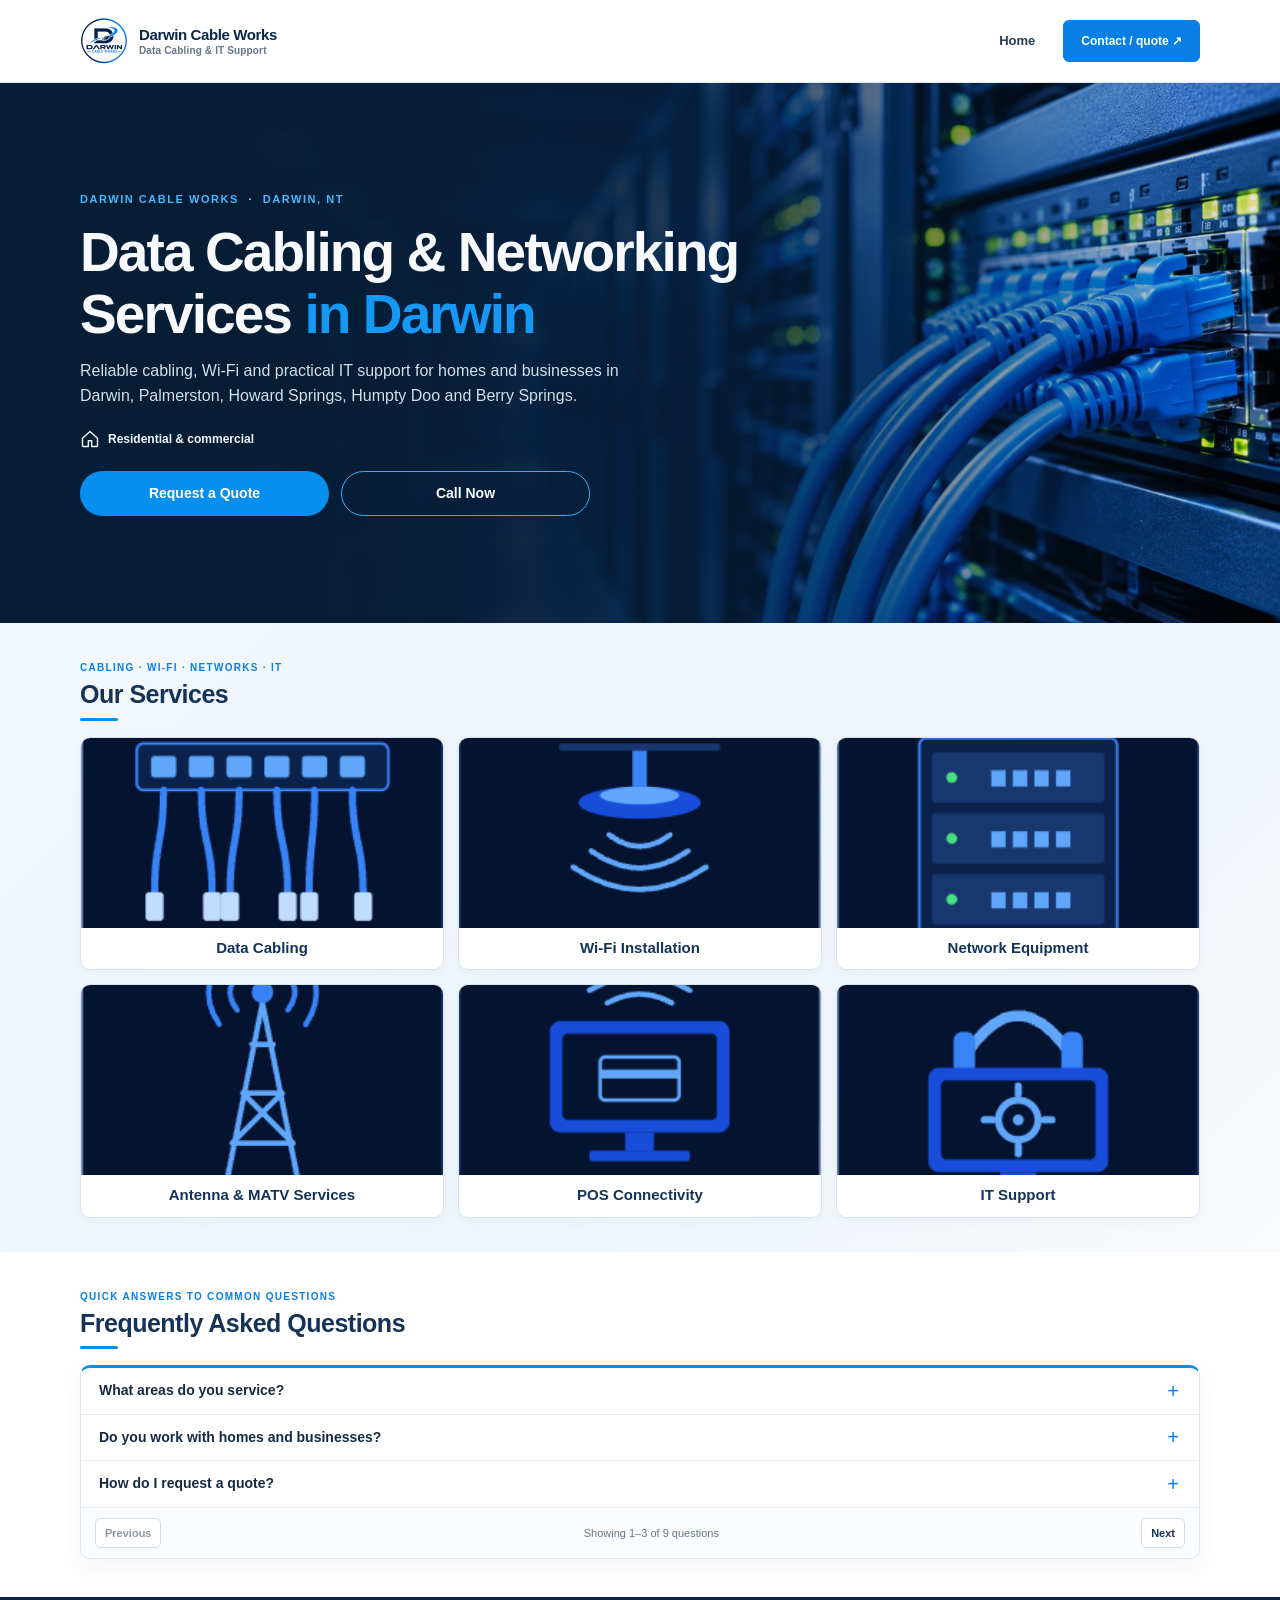
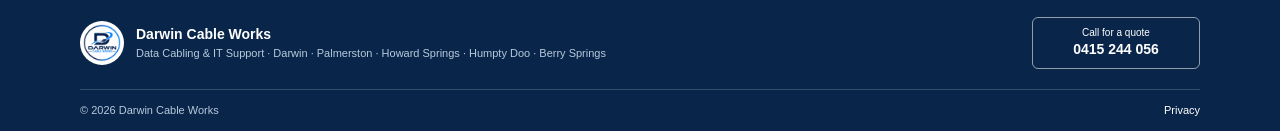
<file: index.html>
<!doctype html>
<html lang="en-AU">
<head>
  <meta charset="utf-8">
  <meta name="viewport" content="width=device-width, initial-scale=1">
  <meta name="theme-color" content="#09264a">
  <title>Data Cabling &amp; Networking in Darwin | Darwin Cable Works</title>
  <meta name="description" content="Data cabling, data points, Wi-Fi, antenna, POS and IT support in Darwin, Palmerston, Howard Springs, Humpty Doo and Berry Springs. Call 0415 244 056.">
  <link rel="canonical" href="https://aayushtiwari115.github.io/Darwin-Cable-Works/">
  <meta property="og:type" content="website">
  <meta property="og:site_name" content="Darwin Cable Works">
  <meta property="og:locale" content="en_AU">
  <meta property="og:url" content="https://aayushtiwari115.github.io/Darwin-Cable-Works/">
  <meta property="og:title" content="Data Cabling &amp; Networking in Darwin | Darwin Cable Works">
  <meta property="og:description" content="Data cabling, Wi-Fi setup, antenna services, POS connectivity and practical IT support in Darwin, Palmerston, Howard Springs, Humpty Doo and Berry Springs.">
  <meta property="og:image" content="https://aayushtiwari115.github.io/Darwin-Cable-Works/assets/images/hero-network-cables.jpg">
  <meta property="og:image:alt" content="Blue network cables representing Darwin Cable Works data cabling services">
  <meta name="twitter:card" content="summary_large_image">
  <meta name="twitter:title" content="Data Cabling &amp; Networking in Darwin | Darwin Cable Works">
  <meta name="twitter:description" content="Data cabling, Wi-Fi setup, antenna services, POS connectivity and practical IT support in Darwin, Palmerston, Howard Springs, Humpty Doo and Berry Springs.">
  <meta name="twitter:image" content="https://aayushtiwari115.github.io/Darwin-Cable-Works/assets/images/hero-network-cables.jpg">
  <meta name="twitter:image:alt" content="Blue network cables representing Darwin Cable Works data cabling services">
  <link rel="icon" href="assets/images/business-logo.png" type="image/png">
  <link rel="stylesheet" href="assets/site.css">
  <script defer src="assets/site.js"></script>
  <script type="application/ld+json">
  {
    "@context": "https://schema.org",
    "@type": "LocalBusiness",
    "name": "Darwin Cable Works",
    "description": "Data and structured cabling, data point installations, networking, Wi-Fi setup, antenna and MATV services, POS connectivity and practical IT support for residential and commercial customers in Darwin, Palmerston, Howard Springs, Humpty Doo and Berry Springs.",
    "telephone": "+61 415 244 056",
    "areaServed": [
      {"@type":"City","name":"Darwin"},
      {"@type":"Place","name":"Palmerston"},
      {"@type":"Place","name":"Howard Springs"},
      {"@type":"Place","name":"Humpty Doo"},
      {"@type":"Place","name":"Berry Springs"}
    ],
    "knowsAbout": ["Data cabling", "Structured cabling", "Data point installations", "Wi-Fi routers", "Wireless access points", "Network switches", "Antenna services", "MATV systems", "POS connectivity", "Basic IT setup and troubleshooting"]
  }
  </script>
</head>
<body class="home-page">
  <a class="skip-link" href="#main">Skip to content</a>
  <header class="home-header">
    <div class="home-container home-brand-row">
      <a class="home-brand" href="index.html" aria-label="Darwin Cable Works home">
        <span class="home-brand-logo"><img src="assets/images/business-logo.png" alt="Darwin Cable Works" width="192" height="192"></span>
        <span class="home-brand-name">Darwin Cable Works<span>Data Cabling &amp; IT Support</span></span>
      </a>
      <button class="menu-toggle" type="button" aria-label="Open menu" aria-expanded="false" aria-controls="primary-nav"><span></span><span></span><span></span><span class="sr-only">Open menu</span></button>
      <nav class="primary-nav" id="primary-nav" aria-label="Main navigation">
        <a href="index.html" aria-current="page">Home</a>
        <a class="nav-cta" href="contact.html">Contact / quote ↗</a>
      </nav>
    </div>
  </header>
  <main id="main">
    <section class="home-hero">
      <div class="home-hero-image" aria-hidden="true">
        <img src="assets/images/hero-network-cables.jpg" alt="" width="1366" height="768" fetchpriority="high">
      </div>
      <div class="home-container home-hero-layout">
        <div class="home-hero-copy">
          <p class="home-hero-eyebrow">DARWIN CABLE WORKS <span>·</span> DARWIN, NT</p>
          <h1>Data Cabling &amp; Networking<br>Services <span>in Darwin</span></h1>
          <p>Reliable cabling, Wi-Fi and practical IT support for homes and businesses in Darwin, Palmerston, Howard Springs, Humpty Doo and Berry Springs.</p>
          <ul class="home-hero-highlights" aria-label="Who we help and where we work">
            <li>
              <svg viewBox="0 0 24 24" aria-hidden="true"><path d="M3 11 12 3l9 8v9a1 1 0 0 1-1 1h-6v-7h-4v7H4a1 1 0 0 1-1-1z"/></svg>
              <span>Residential &amp; commercial</span>
            </li>
          </ul>
          <div class="home-actions">
            <a class="home-button home-button-primary" href="contact.html">Request a Quote</a>
            <a class="home-button home-button-secondary" href="tel:+61415244056">Call Now</a>
          </div>
        </div>
      </div>
    </section>

    <section class="home-services" aria-labelledby="services-heading">
      <div class="home-container">
        <p class="home-section-kicker">Cabling · Wi-Fi · Networks · IT</p>
        <h2 id="services-heading">Our Services</h2>
        <div class="home-service-grid">
          <details class="home-service">
            <summary>
              <img class="home-service-art" src="assets/images/service-data-cabling.png" alt="" width="253" height="190" loading="lazy" decoding="async">
              <span class="home-service-label">Data Cabling</span>
              <span class="home-service-popup"><span class="home-service-popup-title">Data Cabling</span><span>Install data points and structured cabling for reliable wired connections at home or work.</span></span>
            </summary>
          </details>
          <details class="home-service">
            <summary>
              <img class="home-service-art" src="assets/images/service-wifi.png" alt="" width="253" height="190" loading="lazy" decoding="async">
              <span class="home-service-label">Wi-Fi Installation</span>
              <span class="home-service-popup"><span class="home-service-popup-title">Wi-Fi Installation</span><span>Get help setting up Wi-Fi routers and wireless access points for better coverage and connectivity.</span></span>
            </summary>
          </details>
          <details class="home-service">
            <summary>
              <img class="home-service-art" src="assets/images/service-network.png" alt="" width="253" height="190" loading="lazy" decoding="async">
              <span class="home-service-label">Network Equipment</span>
              <span class="home-service-popup"><span class="home-service-popup-title">Network Equipment</span><span>Set up and connect network switches and other equipment to keep your devices communicating.</span></span>
            </summary>
          </details>
          <details class="home-service">
            <summary>
              <img class="home-service-art" src="assets/images/service-antenna.png" alt="" width="253" height="190" loading="lazy" decoding="async">
              <span class="home-service-label">Antenna &amp; MATV Services</span>
              <span class="home-service-popup"><span class="home-service-popup-title">Antenna &amp; MATV Services</span><span>Get practical help with antenna and MATV installation and connectivity for your home or business.</span></span>
            </summary>
          </details>
          <details class="home-service">
            <summary>
              <img class="home-service-art" src="assets/images/service-pos.png" alt="" width="253" height="190" loading="lazy" decoding="async">
              <span class="home-service-label">POS Connectivity</span>
              <span class="home-service-popup"><span class="home-service-popup-title">POS Connectivity</span><span>Connect POS terminals and docket systems to your network to help keep business operations running.</span></span>
            </summary>
          </details>
          <details class="home-service">
            <summary>
              <img class="home-service-art" src="assets/images/service-it-support.png" alt="" width="253" height="190" loading="lazy" decoding="async">
              <span class="home-service-label">IT Support</span>
              <span class="home-service-popup"><span class="home-service-popup-title">IT Support</span><span>Get assistance with basic IT setup, troubleshooting and technical support for everyday issues.</span></span>
            </summary>
          </details>
        </div>
      </div>
    </section>

    <section class="home-faq" aria-labelledby="faq-heading">
      <div class="home-container">
        <p class="home-section-kicker">Quick answers to common questions</p>
        <h2 id="faq-heading">Frequently Asked Questions</h2>
        <div class="home-faq-card" data-faq-pagination>
          <div class="home-faq-page" data-faq-page>
            <details class="home-faq-item">
              <summary>What areas do you service?</summary>
              <p>Darwin Cable Works services Darwin, Palmerston, Howard Springs, Humpty Doo and Berry Springs. <a href="contact.html">Contact us</a> to check whether we can assist at your location.</p>
            </details>
            <details class="home-faq-item">
              <summary>Do you work with homes and businesses?</summary>
              <p>Yes. We work with residential and commercial customers in Darwin, with services including data cabling, Wi-Fi installation and network connectivity. Tell us a little about your property and project when you <a href="contact.html">get in touch</a>.</p>
            </details>
            <details class="home-faq-item">
              <summary>How do I request a quote?</summary>
              <p><a href="contact.html">Send an enquiry</a> with a brief description of the work you need and your contact details, or call <a href="tel:+61415244056">0415 244 056</a>. We can discuss your cabling, Wi-Fi or networking requirements and the next step.</p>
            </details>
          </div>
          <div class="home-faq-page" data-faq-page hidden>
            <details class="home-faq-item">
              <summary>What services does Darwin Cable Works provide?</summary>
              <p>Darwin Cable Works provides data cabling, structured cabling, data point installations, networking, antenna and MATV services, Wi-Fi router setup, wireless access point installation, network switches and POS system connectivity in Darwin, Palmerston, Howard Springs, Humpty Doo and Berry Springs. We also offer basic IT setup, troubleshooting and technical support for residential, commercial and business customers. <a href="contact.html">Contact us</a> to discuss a practical solution for your needs.</p>
            </details>
            <details class="home-faq-item">
              <summary>Can you help with Wi-Fi coverage?</summary>
              <p>We provide Wi-Fi installation and can discuss connectivity concerns such as areas with a weak signal. The suitable setup depends on the property and existing network equipment, so share those details when you <a href="contact.html">contact Darwin Cable Works</a>.</p>
            </details>
            <details class="home-faq-item">
              <summary>Do you provide POS connectivity?</summary>
              <p>Yes. POS connectivity is one of our listed services. If your point-of-sale equipment needs a network connection or is having connectivity trouble, <a href="contact.html">contact us</a> with a brief description of your setup and the issue.</p>
            </details>
          </div>
          <div class="home-faq-page" data-faq-page hidden>
            <details class="home-faq-item">
              <summary>Can you help if my docket system is not working?</summary>
              <p>We can help investigate network or cabling connectivity problems affecting a docket system. When you get in touch, let us know what is not working and whether other devices on the network are affected. If the issue is with the system's software or provider, you may also need to contact that provider. <a href="contact.html">Send an enquiry</a> or call <a href="tel:+61415244056">0415 244 056</a>.</p>
            </details>
            <details class="home-faq-item">
              <summary>Can you help if my Wi-Fi access point (AP) is not working?</summary>
              <p>We can discuss Wi-Fi installation and connectivity issues involving an access point (AP). Tell us whether the AP has power, which devices are affected and when the problem began; this helps explain the issue. <a href="contact.html">Send Darwin Cable Works an enquiry</a> or call <a href="tel:+61415244056">0415 244 056</a> to discuss support in Darwin, Palmerston, Howard Springs, Humpty Doo or Berry Springs.</p>
            </details>
            <details class="home-faq-item">
              <summary>Can you help set up a computer and connect its devices?</summary>
              <p>Darwin Cable Works can help with basic computer setup and connecting devices such as printers to your Wi-Fi or network. Tell us what equipment you have and what you need help setting up when you <a href="contact.html">send an enquiry</a>.</p>
            </details>
          </div>
          <nav class="home-faq-pagination" aria-label="FAQ pages" hidden>
            <button type="button" data-faq-previous disabled>Previous</button>
            <span data-faq-status aria-live="polite"></span>
            <button type="button" data-faq-next>Next</button>
          </nav>
        </div>
      </div>
    </section>

  </main>
  <footer class="site-footer">
    <div class="container footer-compact">
      <a class="footer-brand" href="index.html" aria-label="Darwin Cable Works home">
        <img src="assets/images/business-logo.png" alt="" width="192" height="192">
        <span class="footer-brand-copy"><strong>Darwin Cable Works</strong><span>Data Cabling &amp; IT Support · Darwin · Palmerston · Howard Springs · Humpty Doo · Berry Springs</span></span>
      </a>
      <a class="footer-telephone" href="tel:+61415244056"><span>Call for a quote</span><strong>0415 244 056</strong></a>
    </div>
    <div class="container footer-bottom"><span>© <span data-current-year>2026</span> Darwin Cable Works</span><a href="privacy.html">Privacy</a></div>
  </footer>
</body>
</html>
</file>
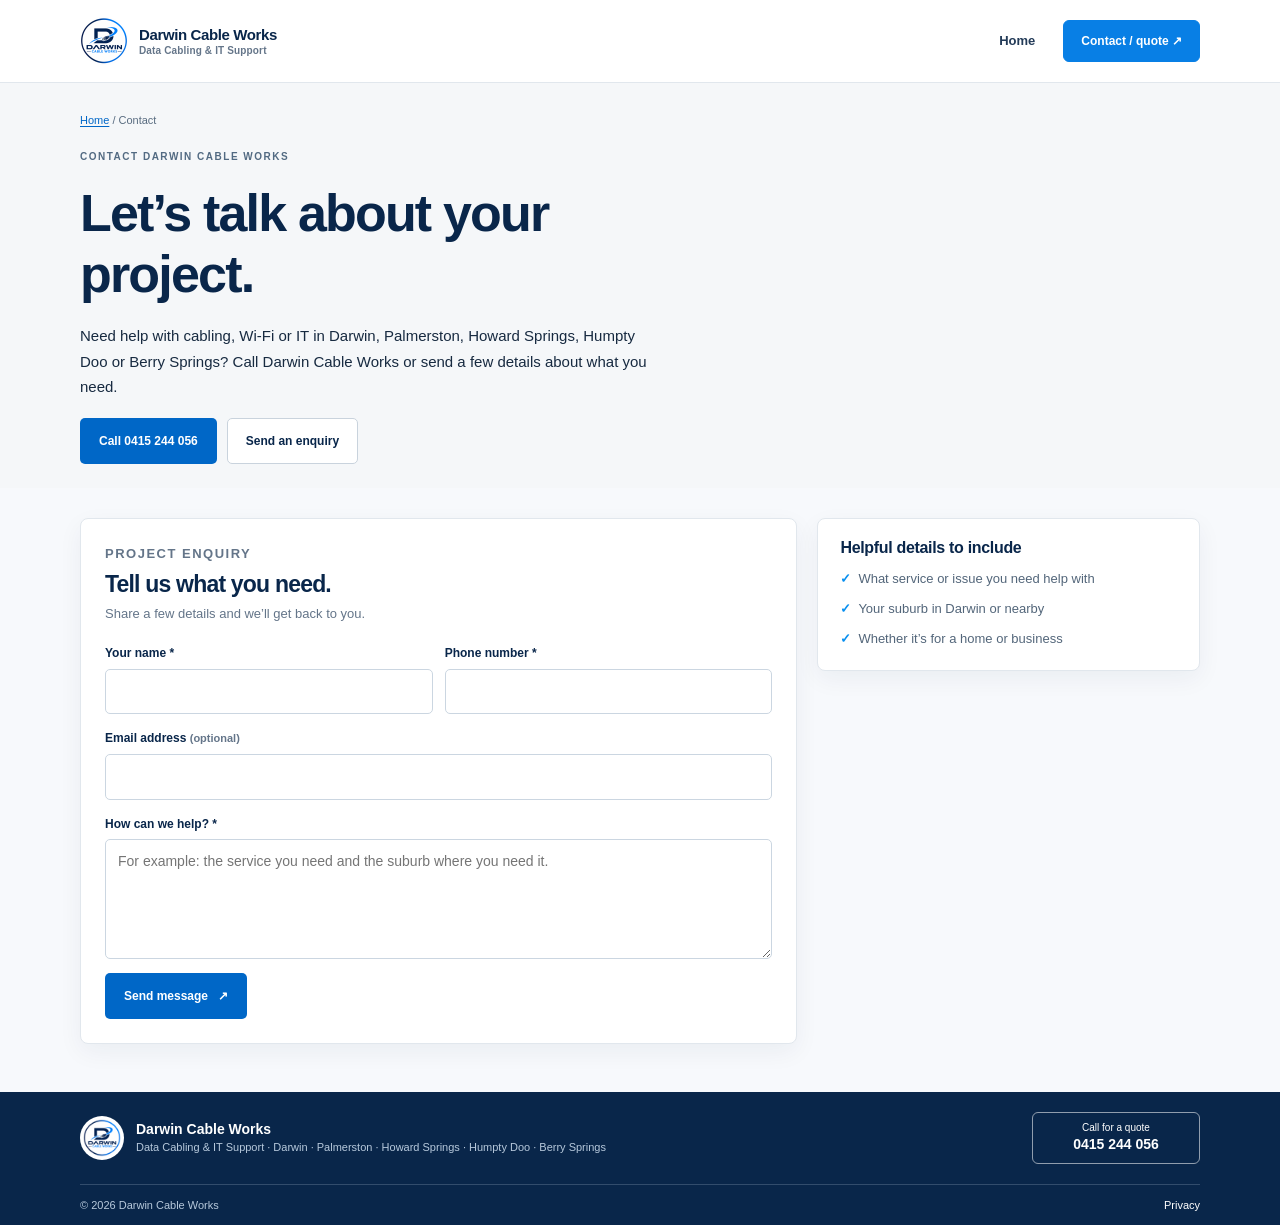
<file: contact.html>
<!doctype html>
<html lang="en-AU">
<head>
  <meta charset="utf-8">
  <meta name="viewport" content="width=device-width, initial-scale=1">
  <meta name="theme-color" content="#09264a">
  <title>Contact &amp; Quotes in Darwin | Darwin Cable Works</title>
  <meta name="description" content="Contact Darwin Cable Works for data cabling, Wi-Fi, networking and antenna enquiries in Darwin. Call 0415 244 056 or send a project enquiry.">
  <link rel="canonical" href="https://aayushtiwari115.github.io/Darwin-Cable-Works/contact.html">
  <meta property="og:type" content="website">
  <meta property="og:site_name" content="Darwin Cable Works">
  <meta property="og:locale" content="en_AU">
  <meta property="og:url" content="https://aayushtiwari115.github.io/Darwin-Cable-Works/contact.html">
  <meta property="og:title" content="Contact &amp; Quotes in Darwin | Darwin Cable Works">
  <meta property="og:description" content="Call Darwin Cable Works or send an enquiry about data cabling, Wi-Fi, networking and antenna services in Darwin.">
  <meta property="og:image" content="https://aayushtiwari115.github.io/Darwin-Cable-Works/assets/images/hero-network-cables.jpg">
  <meta property="og:image:alt" content="Blue network cables representing Darwin Cable Works data cabling services">
  <meta name="twitter:card" content="summary_large_image">
  <meta name="twitter:title" content="Contact &amp; Quotes in Darwin | Darwin Cable Works">
  <meta name="twitter:description" content="Call Darwin Cable Works or send an enquiry about data cabling, Wi-Fi, networking and antenna services in Darwin.">
  <meta name="twitter:image" content="https://aayushtiwari115.github.io/Darwin-Cable-Works/assets/images/hero-network-cables.jpg">
  <meta name="twitter:image:alt" content="Blue network cables representing Darwin Cable Works data cabling services">
  <link rel="icon" href="assets/images/business-logo.png" type="image/png">
  <link rel="stylesheet" href="assets/site.css">
  <script defer src="assets/site.js"></script>
</head>
<body>
  <a class="skip-link" href="#main">Skip to content</a>
  <header class="home-header">
    <div class="home-container home-brand-row">
      <a class="home-brand" href="index.html" aria-label="Darwin Cable Works home"><span class="home-brand-logo"><img src="assets/images/business-logo.png" alt="Darwin Cable Works" width="192" height="192"></span><span class="home-brand-name">Darwin Cable Works<span>Data Cabling &amp; IT Support</span></span></a>
      <button class="menu-toggle" type="button" aria-label="Open menu" aria-expanded="false" aria-controls="primary-nav"><span></span><span></span><span></span><span class="sr-only">Open menu</span></button>
      <nav class="primary-nav" id="primary-nav" aria-label="Main navigation">
        <a href="index.html">Home</a>
        <a class="nav-cta" href="contact.html" aria-current="page">Contact / quote ↗</a>
      </nav>
    </div>
  </header>
  <main id="main">
    <section class="page-hero contact-page-hero">
      <div class="container">
        <div class="breadcrumbs"><a href="index.html">Home</a> / Contact</div>
        <p class="eyebrow">Contact Darwin Cable Works</p>
        <h1>Let’s talk about your project.</h1>
        <p class="contact-intro">Need help with cabling, Wi-Fi or IT in Darwin, Palmerston, Howard Springs, Humpty Doo or Berry Springs? Call Darwin Cable Works or send a few details about what you need.</p>
        <div class="contact-actions">
          <a class="button button-primary" href="tel:+61415244056">Call 0415 244 056</a>
          <a class="button button-outline" href="#enquiry-form">Send an enquiry</a>
        </div>
      </div>
    </section>
    <section class="page-content contact-content" id="contact-details">
      <div class="container contact-layout">
        <div class="contact-form-card">
          <div class="contact-form-heading">
            <p class="eyebrow">Project enquiry</p>
            <h2 id="enquiry-form">Tell us what you need.</h2>
            <p>Share a few details and we’ll get back to you.</p>
          </div>
          <form class="enquiry-form" action="https://api.web3forms.com/submit" method="POST" enctype="multipart/form-data" data-enquiry-form>
            <input type="hidden" name="access_key" value="1fa5b936-8af4-4b42-8619-8b8f71982578">
            <input type="hidden" name="subject" value="New website enquiry — Darwin Cable Works">
            <input type="checkbox" name="botcheck" class="sr-only" tabindex="-1" autocomplete="off" aria-hidden="true">
            <div class="form-field"><label for="full-name">Your name *</label><input id="full-name" name="name" autocomplete="name" maxlength="100" required></div>
            <div class="form-field"><label for="phone">Phone number *</label><input id="phone" name="phone" type="tel" autocomplete="tel" maxlength="32" required></div>
            <div class="form-field full"><label for="email">Email address <span class="form-help">(optional)</span></label><input id="email" name="email" type="email" autocomplete="email" maxlength="254"></div>
            <div class="form-field full"><label for="description">How can we help? *</label><textarea id="description" name="description" maxlength="2000" required placeholder="For example: the service you need and the suburb where you need it."></textarea></div>
            <div class="form-status" data-form-status role="status" aria-live="polite" hidden></div>
            <button class="button button-primary form-submit" type="submit">Send message <span>↗</span></button>
          </form>
        </div>
        <aside class="contact-side">
          <section class="contact-help-card" aria-labelledby="contact-help-heading">
            <h2 id="contact-help-heading">Helpful details to include</h2>
            <ul>
              <li>What service or issue you need help with</li>
              <li>Your suburb in Darwin or nearby</li>
              <li>Whether it’s for a home or business</li>
            </ul>
          </section>
        </aside>
      </div>
    </section>
  </main>
  <footer class="site-footer">
    <div class="container footer-compact">
      <a class="footer-brand" href="index.html" aria-label="Darwin Cable Works home">
        <img src="assets/images/business-logo.png" alt="" width="192" height="192">
        <span class="footer-brand-copy"><strong>Darwin Cable Works</strong><span>Data Cabling &amp; IT Support · Darwin · Palmerston · Howard Springs · Humpty Doo · Berry Springs</span></span>
      </a>
      <a class="footer-telephone" href="tel:+61415244056"><span>Call for a quote</span><strong>0415 244 056</strong></a>
    </div>
    <div class="container footer-bottom"><span>© <span data-current-year>2026</span> Darwin Cable Works</span><a href="privacy.html">Privacy</a></div>
  </footer>
</body>
</html>
</file>
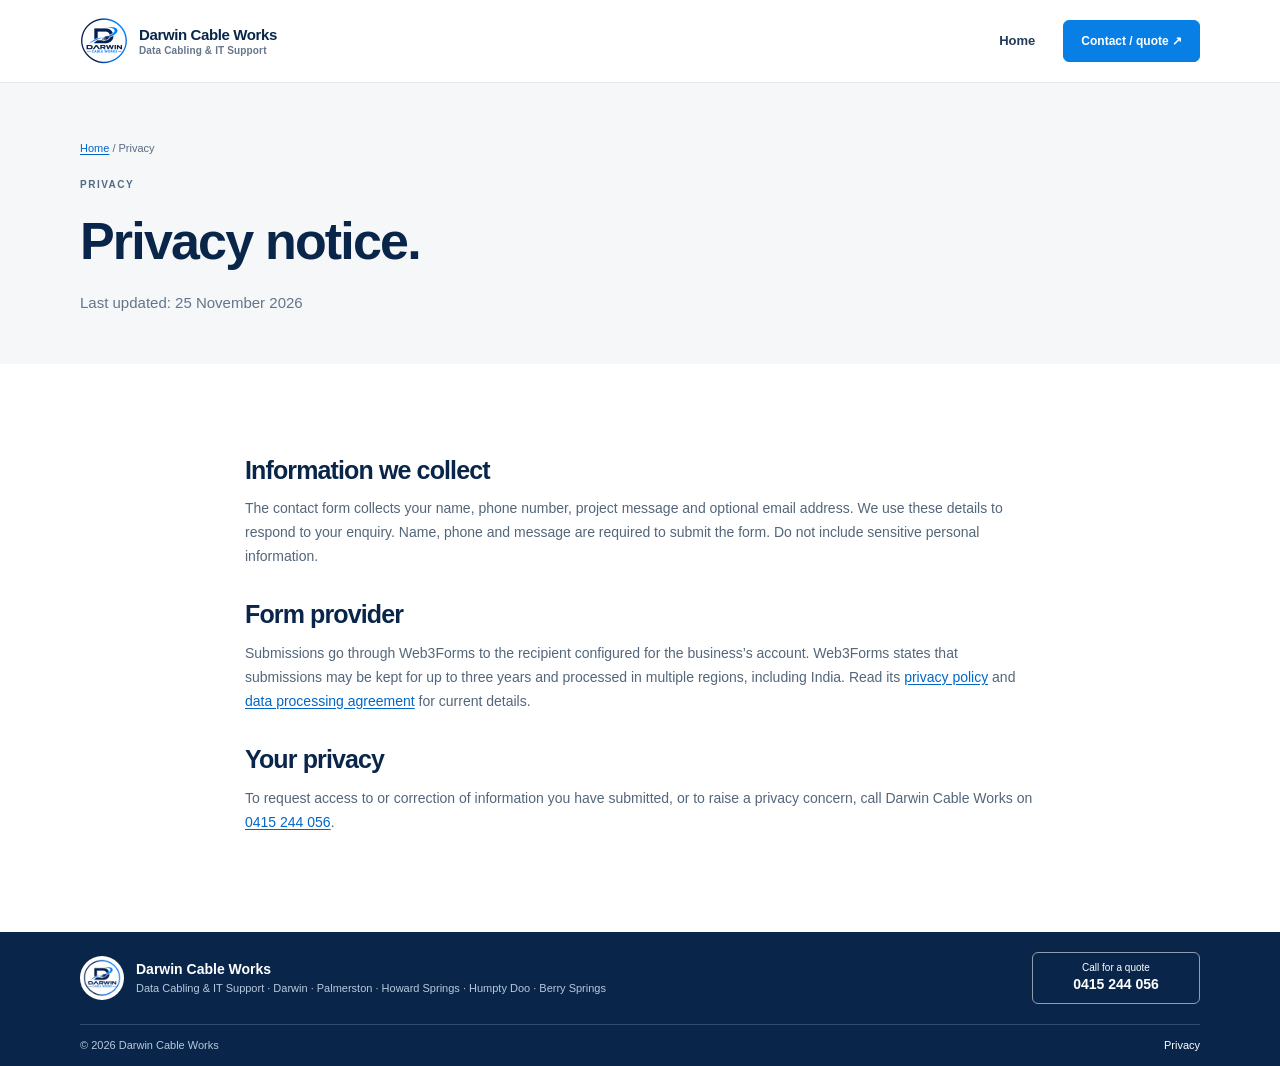
<file: privacy.html>
<!doctype html>
<html lang="en-AU"><head><meta charset="utf-8"><meta name="viewport" content="width=device-width, initial-scale=1"><meta name="theme-color" content="#09264a"><title>Privacy Notice | Darwin Cable Works</title><meta name="description" content="Read how Darwin Cable Works handles personal information submitted through the website contact form."><link rel="canonical" href="https://aayushtiwari115.github.io/Darwin-Cable-Works/privacy.html"><meta property="og:type" content="website"><meta property="og:site_name" content="Darwin Cable Works"><meta property="og:locale" content="en_AU"><meta property="og:url" content="https://aayushtiwari115.github.io/Darwin-Cable-Works/privacy.html"><meta property="og:title" content="Privacy Notice | Darwin Cable Works"><meta property="og:description" content="How Darwin Cable Works handles information submitted through its website contact form."><meta property="og:image" content="https://aayushtiwari115.github.io/Darwin-Cable-Works/assets/images/hero-network-cables.jpg"><meta property="og:image:alt" content="Blue network cables representing Darwin Cable Works data cabling services"><meta name="twitter:card" content="summary_large_image"><meta name="twitter:title" content="Privacy Notice | Darwin Cable Works"><meta name="twitter:description" content="How Darwin Cable Works handles information submitted through its website contact form."><meta name="twitter:image" content="https://aayushtiwari115.github.io/Darwin-Cable-Works/assets/images/hero-network-cables.jpg"><meta name="twitter:image:alt" content="Blue network cables representing Darwin Cable Works data cabling services"><link rel="icon" href="assets/images/business-logo.png" type="image/png"><link rel="stylesheet" href="assets/site.css"><script defer src="assets/site.js"></script></head>
<body><a class="skip-link" href="#main">Skip to content</a><header class="home-header"><div class="home-container home-brand-row"><a class="home-brand" href="index.html" aria-label="Darwin Cable Works home"><span class="home-brand-logo"><img src="assets/images/business-logo.png" alt="Darwin Cable Works" width="192" height="192"></span><span class="home-brand-name">Darwin Cable Works<span>Data Cabling &amp; IT Support</span></span></a><button class="menu-toggle" type="button" aria-label="Open menu" aria-expanded="false" aria-controls="primary-nav"><span></span><span></span><span></span><span class="sr-only">Open menu</span></button><nav class="primary-nav" id="primary-nav" aria-label="Main navigation"><a href="index.html">Home</a><a class="nav-cta" href="contact.html">Contact / quote ↗</a></nav></div></header>
<main id="main"><section class="page-hero"><div class="container"><div class="breadcrumbs"><a href="index.html">Home</a> / Privacy</div><p class="eyebrow">Privacy</p><h1>Privacy notice.</h1><p>Last updated: 25 November 2026</p></div></section><section class="page-content"><article class="container content-narrow"><h2>Information we collect</h2><p>The contact form collects your name, phone number, project message and optional email address. We use these details to respond to your enquiry. Name, phone and message are required to submit the form. Do not include sensitive personal information.</p><h2>Form provider</h2><p>Submissions go through Web3Forms to the recipient configured for the business’s account. Web3Forms states that submissions may be kept for up to three years and processed in multiple regions, including India. Read its <a href="https://web3forms.com/privacy">privacy policy</a> and <a href="https://web3forms.com/dpa">data processing agreement</a> for current details.</p><h2>Your privacy</h2><p>To request access to or correction of information you have submitted, or to raise a privacy concern, call Darwin Cable Works on <a href="tel:+61415244056">0415 244 056</a>.</p></article></section></main>
<footer class="site-footer"><div class="container footer-compact"><a class="footer-brand" href="index.html" aria-label="Darwin Cable Works home"><img src="assets/images/business-logo.png" alt="" width="192" height="192"><span class="footer-brand-copy"><strong>Darwin Cable Works</strong><span>Data Cabling &amp; IT Support · Darwin · Palmerston · Howard Springs · Humpty Doo · Berry Springs</span></span></a><a class="footer-telephone" href="tel:+61415244056"><span>Call for a quote</span><strong>0415 244 056</strong></a></div><div class="container footer-bottom"><span>© <span data-current-year>2026</span> Darwin Cable Works</span><a href="privacy.html">Privacy</a></div></footer></body></html>
</file>
<file: assets/site.css>
:root {
  color-scheme: light;
  --navy: #09264a;
  --blue: #087fe5;
  --ink: #172a40;
  --muted: #647589;
  --line: #e1e7ed;
  --soft: #f5f7f9;
  --white: #fff;
  --body: Inter, "Segoe UI", Arial, sans-serif;
  --display: Inter, "Segoe UI", Arial, sans-serif;
  --container: 1120px;
}

* { box-sizing: border-box; }
html { scroll-behavior: smooth; scroll-padding-top: 88px; }
body { margin: 0; color: var(--ink); background: var(--white); font: 15px/1.7 var(--body); -webkit-font-smoothing: antialiased; }
img { display: block; max-width: 100%; }
a { color: inherit; text-decoration: none; }
button, input, select, textarea { font: inherit; }
a:focus-visible, button:focus-visible, input:focus-visible, textarea:focus-visible, select:focus-visible { outline: 3px solid #005fcc; outline-offset: 3px; }
.container { width: min(calc(100% - 48px), var(--container)); margin-inline: auto; }
.sr-only { position: absolute; width: 1px; height: 1px; padding: 0; margin: -1px; overflow: hidden; clip: rect(0,0,0,0); white-space: nowrap; border: 0; }
.skip-link { position: fixed; z-index: 1000; top: 8px; left: 8px; padding: 10px 14px; background: var(--white); color: var(--navy); transform: translateY(-150%); }
.skip-link:focus { transform: translateY(0); }

.primary-nav { display: flex; align-items: center; gap: 28px; color: #3e5064; font-size: 13px; font-weight: 550; }
.primary-nav > a:not(.nav-cta):hover { color: #0067c7; }
.nav-cta { padding: 10px 17px; border: 1px solid #087fe5; border-radius: 6px; color: var(--white); background: #087fe5; font-size: 12px; font-weight: 650; transition: background .18s, border-color .18s, box-shadow .18s, transform .18s; }
.nav-cta:hover { transform: translateY(-1px); border-color: #0067c7; background: #0067c7; box-shadow: 0 4px 12px rgba(8,127,229,.2); }
.menu-toggle { display: none; padding: 8px; border: 0; background: transparent; cursor: pointer; }
.menu-toggle span:not(.sr-only) { display: block; width: 22px; height: 2px; margin: 5px; background: var(--navy); }

h1, h2, h3, p { margin-top: 0; }
h1, h2, h3 { color: var(--navy); font-family: var(--display); line-height: 1.18; letter-spacing: -.035em; }
h1 { margin-bottom: 18px; font-size: clamp(40px, 5vw, 61px); font-weight: 650; }
h2 { margin-bottom: 15px; font-size: clamp(28px, 3.2vw, 38px); font-weight: 620; }
h3 { margin-bottom: 10px; font-size: 18px; font-weight: 600; }
.eyebrow { margin-bottom: 18px; color: #526a82; font-size: 10px; font-weight: 650; letter-spacing: 1.5px; text-transform: uppercase; }
.button-row { display: flex; align-items: center; flex-wrap: wrap; gap: 24px; }
.button { min-height: 46px; display: inline-flex; align-items: center; justify-content: center; gap: 10px; padding: 0 18px; border: 1px solid transparent; font-size: 12px; font-weight: 650; transition: background .18s, border .18s, color .18s; }
.button-primary { background: #0067c7; color: var(--white); }
.button-primary:hover { background: #0056a8; }
.button-outline { border-color: #c9d3dd; color: var(--navy); background: var(--white); }
.button-outline:hover { border-color: var(--navy); }
.not-found-actions { margin-top: 24px; }
/* Inner pages */
.page-hero { padding: 56px 0 48px; background: var(--soft); }
.breadcrumbs { margin-bottom: 18px; color: #596c80; font-size: 11px; }
.breadcrumbs a { color: #0067c7; text-decoration: underline; text-underline-offset: 2px; }
.page-hero h1 { max-width: 760px; font-size: clamp(36px, 4.5vw, 52px); }
.page-hero > .container > p:last-child { max-width: 680px; margin: 0; color: var(--muted); font-size: 15px; }
.page-content { padding: 60px 0 84px; }
.content-narrow { max-width: 790px; }
.content-narrow > p, .content-narrow li { color: #53667a; font-size: 14px; }
.content-narrow a { color: #0067c7; text-decoration: underline; text-underline-offset: 2px; }
.content-narrow h2 { margin: 32px 0 12px; font-size: 25px; }
.content-narrow ul { padding-left: 20px; }
.content-narrow li { margin: 7px 0; }
/* Contact form */
.contact-page-hero { padding-top: 28px; padding-bottom: 24px; }
.contact-page-hero h1 { max-width: 650px; }
.contact-page-hero .contact-intro { max-width: 570px; }
.contact-actions { display: flex; flex-wrap: wrap; gap: 10px; margin-top: 18px; }
.contact-actions .button { border-radius: 5px; }
.contact-content { padding-top: 30px; padding-bottom: 48px; background: #f7f9fc; }
.contact-layout { display: grid; grid-template-columns: minmax(0, 1.5fr) minmax(240px, .8fr); align-items: start; gap: 20px; }
.contact-form-card, .contact-help-card { border: 1px solid var(--line); border-radius: 8px; background: var(--white); box-shadow: 0 8px 24px rgba(9,38,74,.055); }
.contact-form-card { padding: 24px; }
.contact-form-heading { margin-bottom: 18px; }
.contact-form-heading .eyebrow { margin-bottom: 6px; }
.contact-form-heading h2 { margin-bottom: 5px; font-size: 23px; }
.contact-form-heading p { margin: 0; color: var(--muted); font-size: 13px; }
.enquiry-form { display: grid; grid-template-columns: 1fr 1fr; gap: 14px 12px; }
.form-field { display: flex; flex-direction: column; gap: 5px; }
.form-field.full, .form-status, .form-consent, .form-submit { grid-column: 1 / -1; }
.form-field label { color: var(--navy); font-size: 12px; font-weight: 600; }
.form-field input, .form-field textarea { width: 100%; min-height: 44px; padding: 10px 12px; border: 1px solid #cbd6e1; border-radius: 5px; color: var(--ink); background: var(--white); font-size: 14px; transition: border-color .16s, box-shadow .16s; }
.form-field textarea { min-height: 120px; resize: vertical; }
.form-field input:focus, .form-field textarea:focus { outline: 0; border-color: #078ff0; box-shadow: 0 0 0 3px rgba(8,127,229,.13); }
.form-help { color: var(--muted); font-size: 11px; }
.form-status { padding: 12px; border-left: 3px solid var(--blue); background: #eef6fc; color: var(--navy); font-size: 12px; }
.form-status[hidden] { display: none; }
.form-consent { margin: 0; padding: 12px 14px; border-left: 3px solid var(--blue); background: #f1f7fc; color: #51677c; font-size: 11px; }
.form-consent a { color: #0566bd; text-decoration: underline; text-underline-offset: 2px; }
.form-submit { justify-self: start; border-radius: 5px; cursor: pointer; }
.form-submit:disabled { opacity: .65; cursor: wait; }
.contact-side { display: grid; gap: 14px; }
.contact-help-card { padding: 20px 22px; }
.contact-help-card h2 { margin-bottom: 10px; font-size: 16px; letter-spacing: -.02em; }
.contact-help-card ul { display: grid; gap: 8px; margin: 0; padding: 0; color: #53667a; font-size: 13px; list-style: none; }
.contact-help-card li { position: relative; padding-left: 18px; }
.contact-help-card li::before { position: absolute; left: 0; color: #078ff0; content: "✓"; font-weight: 700; }

/* Footer */
.site-footer { color: #d7e4f2; background: #09264a; }
.footer-compact { display: flex; align-items: center; justify-content: space-between; gap: 20px; padding-block: 20px; }
.footer-brand { display: flex; align-items: center; gap: 12px; color: white; }
.footer-brand img { width: 44px; height: 44px; flex: 0 0 44px; padding: 3px; border-radius: 50%; background: white; object-fit: contain; }
.footer-brand-copy { display: grid; gap: 2px; }
.footer-brand-copy strong { font-size: 14px; font-weight: 700; line-height: 1.3; }
.footer-brand-copy > span { color: #b7c9dc; font-size: 11px; line-height: 1.4; }
.footer-bottom { display: flex; justify-content: space-between; gap: 14px; padding: 11px 0; border-top: 1px solid rgba(215,228,242,.2); color: #b7c9dc; font-size: 11px; }
.footer-bottom a { color: white; text-underline-offset: 3px; }
.footer-bottom a:hover { text-decoration: underline; }
.footer-telephone { display: grid; gap: 1px; min-width: 168px; padding: 8px 14px; border: 1px solid rgba(255,255,255,.55); border-radius: 6px; color: white; text-align: center; transition: background .18s, border-color .18s; }
.footer-telephone span { font-size: 10px; line-height: 1.3; }
.footer-telephone strong { font-size: 14px; line-height: 1.4; }
.footer-telephone:hover { border-color: #078ff0; background: #087fe5; }

@media (max-width: 760px) {
  .container { width: min(calc(100% - 36px), var(--container)); }
  .menu-toggle { display: block; }
  .primary-nav { position: absolute; top: 67px; right: 0; left: 0; display: none; align-items: stretch; gap: 0; padding: 10px 18px 18px; border-bottom: 1px solid var(--line); background: var(--white); }
  .primary-nav.is-open { display: flex; flex-direction: column; }
  .primary-nav > a:not(.nav-cta) { padding: 11px 5px; border-bottom: 1px solid var(--line); }
  .nav-cta { margin-top: 12px; text-align: center; }
  .home-header .primary-nav { top: 100%; right: 0; left: 0; padding: 10px 12px 14px; border-bottom: 1px solid var(--line); background: white; }
  .home-header .primary-nav > a:not(.nav-cta) { color: var(--navy); border-bottom-color: var(--line); }
  .home-header .nav-cta { margin-top: 10px; text-align: center; }
  .page-hero { padding: 42px 0 36px; }
  .page-content { padding: 42px 0 60px; }
  .contact-layout { grid-template-columns: 1fr; gap: 14px; }
  .contact-form-card { padding: 18px; }
  .enquiry-form { grid-template-columns: 1fr; }
  .form-field.full, .form-status, .form-consent, .form-submit { grid-column: 1; }
  .footer-compact { padding-block: 16px; }
  .footer-brand { gap: 9px; }
  .footer-brand img { width: 40px; height: 40px; flex-basis: 40px; }
  .footer-brand-copy strong { font-size: 13px; }
  .footer-brand-copy > span { font-size: 10px; }
  .footer-telephone { min-width: 150px; }
  .footer-bottom { flex-wrap: wrap; }
}

@media (max-width: 480px) {
  h1 { font-size: 37px; }
  .button-row { gap: 16px; }
  .contact-content { padding-top: 22px; padding-bottom: 34px; }
  .contact-form-card { padding: 18px; }
  .contact-help-card { padding: 18px; }
  .footer-compact { align-items: stretch; flex-direction: column; gap: 12px; }
  .footer-telephone { display: flex; align-items: center; justify-content: space-between; min-width: 0; padding: 9px 12px; text-align: left; }
  .footer-telephone span { font-size: 11px; }
  .footer-bottom { font-size: 10px; }
}

@media (prefers-reduced-motion: reduce) {
  *, *::before, *::after { scroll-behavior: auto !important; transition-duration: .01ms !important; }
}

/* Compact, mobile-first homepage inspired by the supplied reference */
.home-page { color: #181818; }
.home-container { width: min(calc(100% - 26px), 1120px); margin-inline: auto; }
.home-header, .home-hero { color: #f7f9fc; background: #0b284b; }
.home-header { color: var(--navy); background: white; border-bottom: 1px solid #e1e7ed; }
.home-header { position: relative; z-index: 100; }
.home-brand-row { position: relative; min-height: 78px; display: flex; align-items: center; justify-content: space-between; gap: 16px; }
.home-brand { display: flex; align-items: center; gap: 11px; min-width: 0; }
.home-brand-logo { width: 48px; height: 48px; flex: 0 0 48px; overflow: hidden; border-radius: 50%; background: white; }
.home-brand-logo img { width: 100%; height: 100%; object-fit: contain; }
.home-brand-name { display: grid; gap: 1px; color: var(--navy); font-size: 15px; font-weight: 750; letter-spacing: -.025em; line-height: 1.2; }
.home-brand-name span { color: #647589; font-size: 10px; font-weight: 550; letter-spacing: .015em; }
.home-header .primary-nav { color: #233b58; }
.home-header .primary-nav > a:not(.nav-cta):hover { color: #0067c7; }
.home-header .nav-cta { border-color: #087fe5; color: #fff; }
.home-header .nav-cta:hover { border-color: #0067c7; color: #fff; background: #0067c7; }
.home-header .menu-toggle span:not(.sr-only) { background: var(--navy); }
.home-hero { position: relative; isolation: isolate; overflow: hidden; min-height: 430px; display: flex; align-items: center; padding: 48px 0; background: #061d36; }
.home-hero::before { position: absolute; z-index: -1; inset: 0; background: linear-gradient(90deg, #061d36 0%, rgba(6,29,54,.98) 37%, rgba(6,29,54,.82) 57%, rgba(6,29,54,.2) 100%); content: ""; }
.home-hero-layout { position: relative; z-index: 1; width: min(calc(100% - 26px), 1120px); }
.home-hero-copy { max-width: 660px; min-width: 0; }
.home-hero-image { position: absolute; z-index: -2; inset: 0 0 0 27%; overflow: hidden; }
.home-hero-image img { width: 100%; height: 100%; object-fit: cover; object-position: center; }
.home-hero-eyebrow { margin: 0 0 14px; color: #48b8ff; font-size: 11px; font-weight: 700; letter-spacing: .14em; }
.home-hero-eyebrow span { padding-inline: 5px; color: #c1d9ee; }
.home-hero h1 { max-width: 760px; margin: 0 0 14px; color: #f7f9fc; font-size: clamp(33px, 4.3vw, 56px); font-weight: 700; letter-spacing: -.035em; line-height: 1.12; }
.home-hero h1 span { color: #1698f5; }
.home-hero-copy > p:not(.home-hero-eyebrow) { max-width: 570px; margin: 0 0 20px; color: #d3deeb; font-size: 16px; line-height: 1.55; }
.home-hero-highlights { display: flex; flex-wrap: wrap; gap: 0; margin: 0 0 22px; padding: 0; list-style: none; }
.home-hero-highlights li { display: flex; align-items: center; gap: 8px; padding: 0 18px; color: #f0f6fc; font-size: 12px; font-weight: 550; }
.home-hero-highlights li:first-child { padding-left: 0; }
.home-hero-highlights li + li { border-left: 1px solid rgba(35,169,255,.75); }
.home-hero-highlights svg { width: 20px; height: 20px; flex: 0 0 auto; fill: none; stroke: #f0f6fc; stroke-width: 1.7; stroke-linecap: round; stroke-linejoin: round; }
.home-actions { display: grid; grid-template-columns: 1fr 1fr; gap: 8px; }
.home-button { min-height: 46px; display: inline-flex; align-items: center; justify-content: center; padding: 9px 22px; border: 1px solid transparent; border-radius: 999px; font-size: 14px; font-weight: 650; text-align: center; transition: background .16s, color .16s, border-color .16s, transform .16s; }
.home-button:hover { transform: translateY(-2px); }
.home-button-primary { color: white; background: #078ff0; }
.home-button-primary:hover { background: #0056a8; }
.home-button-secondary { border-color: #35aefb; color: white; background: rgba(5,31,57,.48); }
.home-button-secondary:hover { color: var(--navy); background: white; }
.home-services { position: relative; padding: 26px 0 24px; background: linear-gradient(135deg, #f3f8fd 0%, #edf4fa 55%, #f8fafc 100%); }
.home-section-kicker { margin: 0 0 5px; color: #087fe5; font-size: 10px; font-weight: 700; letter-spacing: .13em; line-height: 1.4; text-transform: uppercase; }
.home-services h2 { position: relative; margin: 0 0 14px; color: #153358; font-size: 21px; font-weight: 700; letter-spacing: -.02em; }
.home-services h2::after, .home-faq h2::after { display: block; width: 38px; height: 3px; margin-top: 8px; border-radius: 3px; background: #078ff0; content: ""; }
.home-service-grid { display: grid; grid-template-columns: repeat(2, minmax(0, 1fr)); gap: 10px; }
.home-service { position: relative; overflow: hidden; border: 1px solid #d6e3f0; border-radius: 10px; color: #153358; background: white; box-shadow: 0 3px 12px rgba(9,38,74,.035); animation: service-enter .45s ease-out both; transition: border-color .2s ease, box-shadow .2s ease, transform .2s ease; }
.home-service:nth-child(2) { animation-delay: 60ms; }
.home-service:nth-child(3) { animation-delay: 120ms; }
.home-service:nth-child(4) { animation-delay: 180ms; }
.home-service:nth-child(5) { animation-delay: 240ms; }
.home-service:nth-child(6) { animation-delay: 300ms; }
.home-service:hover, .home-service[open] { transform: translateY(-3px); border-color: #8fc7f5; box-shadow: 0 9px 22px rgba(9, 38, 74, .1); }
.home-service summary { position: relative; display: block; list-style: none; cursor: pointer; }
.home-service summary::-webkit-details-marker { display: none; }
.home-service summary:focus-visible { outline: 3px solid #078ff0; outline-offset: -3px; }
.home-service-art { display: block; width: 100%; aspect-ratio: 253 / 190; object-fit: cover; background: #0b1c35; transition: transform .25s ease; }
.home-service:hover .home-service-art { transform: scale(1.025); }
.home-service-label { display: block; padding: 10px 12px 12px; font-size: 14px; font-weight: 600; line-height: 1.3; text-align: center; }
.home-service-popup { display: none; gap: 7px; padding: 12px 14px; color: #dcecff; background: #0b1c35; font-size: 13px; line-height: 1.5; text-align: center; }
.home-service[open] .home-service-popup { display: grid; }
.home-service-popup-title { color: white; font-size: 15px; font-weight: 700; }
@media (hover: hover) {
  .home-service:hover .home-service-popup,
  .home-service:focus-within .home-service-popup { position: absolute; inset: 0; display: grid; align-content: center; padding: 20px; color: white; background: #0b1c35; font-size: 14px; }
}
.home-faq { padding: 26px 0; background: #fff; }
.home-faq h2 { margin: 0 0 14px; color: #153358; font-size: 21px; font-weight: 700; letter-spacing: -.02em; }
.home-faq-card { overflow: hidden; border: 1px solid #dbe6f0; border-top: 3px solid #078ff0; border-radius: 10px; background: white; box-shadow: 0 8px 26px rgba(9,38,74,.055); }
.home-faq-item { padding: 0 16px; transition: background-color .18s ease; }
.home-faq-item:hover { background: #f2f8fe; }
.home-faq-item + .home-faq-item { border-top: 1px solid #e8edf2; }
.home-faq-item summary { position: relative; padding: 13px 30px 13px 0; color: #172a40; font-size: 13px; font-weight: 600; line-height: 1.4; list-style: none; cursor: pointer; }
.home-faq-item summary::-webkit-details-marker { display: none; }
.home-faq-item summary::after { position: absolute; top: 50%; right: 2px; color: #087fe5; content: "+"; font-size: 20px; font-weight: 400; transform: translateY(-50%); transition: transform .2s ease; }
.home-faq-item summary:hover::after { transform: translateY(-50%) scale(1.2); }
.home-faq-item[open] summary::after { content: "−"; }
.home-faq-item[open] summary::after { transform: translateY(-50%) rotate(90deg); }
.home-faq-item summary:focus-visible { outline: 3px solid #005fcc; outline-offset: -3px; }
.home-faq-item p { margin: -2px 0 14px; padding-right: 22px; color: #53667a; font-size: 12px; line-height: 1.6; }
.home-faq-item[open] p { animation: faq-answer-enter .22s ease-out both; }
.home-faq-item p a { color: #0067c7; text-decoration: underline; text-underline-offset: 2px; }
.home-faq-pagination { display: flex; align-items: center; justify-content: space-between; gap: 12px; padding: 10px 14px; border-top: 1px solid #e8edf2; background: #fbfcfd; }
.home-faq-pagination[hidden] { display: none; }
.home-faq-pagination button { padding: 5px 9px; border: 1px solid #d5dee7; border-radius: 5px; color: #153358; background: white; font: inherit; font-size: 11px; font-weight: 600; cursor: pointer; }
.home-faq-pagination button:hover:not(:disabled) { border-color: #087fe5; color: #0067c7; }
.home-faq-pagination button:disabled { color: #8b98a6; cursor: not-allowed; }
.home-faq-pagination span { color: #647589; font-size: 11px; text-align: center; }
@keyframes service-enter {
  from { opacity: 0; transform: translateY(8px); }
  to { opacity: 1; transform: translateY(0); }
}

@keyframes faq-answer-enter {
  from { opacity: 0; transform: translateY(-3px); }
  to { opacity: 1; transform: translateY(0); }
}

@media (min-width: 761px) {
  .home-brand-row { min-height: 82px; }
  .home-hero { min-height: 540px; padding: 64px 0; }
  .home-hero-layout { width: min(calc(100% - 48px), 1120px); }
  .home-hero-copy { max-width: 780px; }
  .home-hero-image { inset-inline-start: 20%; }
  .home-hero::before { background: linear-gradient(90deg, #061d36 0%, rgba(6,29,54,.98) 36%, rgba(6,29,54,.84) 54%, rgba(6,29,54,.08) 100%); }
  .home-actions { max-width: 510px; gap: 12px; }
  .home-button { min-height: 45px; }
  .home-services { padding: 38px 0 34px; }
  .home-services h2 { margin-bottom: 16px; font-size: 25px; }
  .home-service-grid { grid-template-columns: repeat(3, minmax(0, 1fr)); gap: 14px; }
  .home-service-label { font-size: 15px; }
  .home-faq { padding: 38px 0; }
  .home-faq h2 { margin-bottom: 16px; font-size: 25px; }
  .home-faq-item { padding-inline: 18px; }
  .home-faq-item summary { font-size: 14px; }
  .home-faq-item p { font-size: 13px; }
}

@media (max-width: 420px) {
  .home-container { width: calc(100% - 24px); }
  .home-brand-row { min-height: 68px; gap: 8px; }
  .home-brand { gap: 8px; }
  .home-brand-logo { width: 40px; height: 40px; flex-basis: 40px; }
  .home-brand-name { font-size: 13px; }
  .home-brand-name span { font-size: 9px; }
  .home-hero { min-height: 0; padding: 36px 0 32px; }
  .home-hero::before { background: linear-gradient(90deg, rgba(6,29,54,.93), rgba(6,29,54,.76)); }
  .home-hero-image { inset-inline-start: 0; opacity: .72; }
  .home-hero-image img { object-position: 62% center; }
  .home-hero h1 { font-size: clamp(30px, 8vw, 38px); }
  .home-hero-copy > p:not(.home-hero-eyebrow) { font-size: 14px; }
  .home-hero-highlights { gap: 10px 0; }
  .home-hero-highlights li { padding-inline: 10px; font-size: 11px; }
  .home-hero-highlights li:first-child { padding-left: 0; }
  .home-actions { max-width: 420px; }
  .home-button { min-height: 42px; padding-inline: 16px; font-size: 12px; }
  .home-button { min-height: 37px; padding-inline: 8px; font-size: 12px; }
  .home-service-label { font-size: 13px; }
}

@media (prefers-reduced-motion: reduce) {
  .home-service, .home-faq-item[open] p { animation: none; }
  .home-service, .home-service-art, .home-faq-item, .home-faq-item summary::after { transition: none; }
  .home-service:hover { transform: none; }
}
</file>
